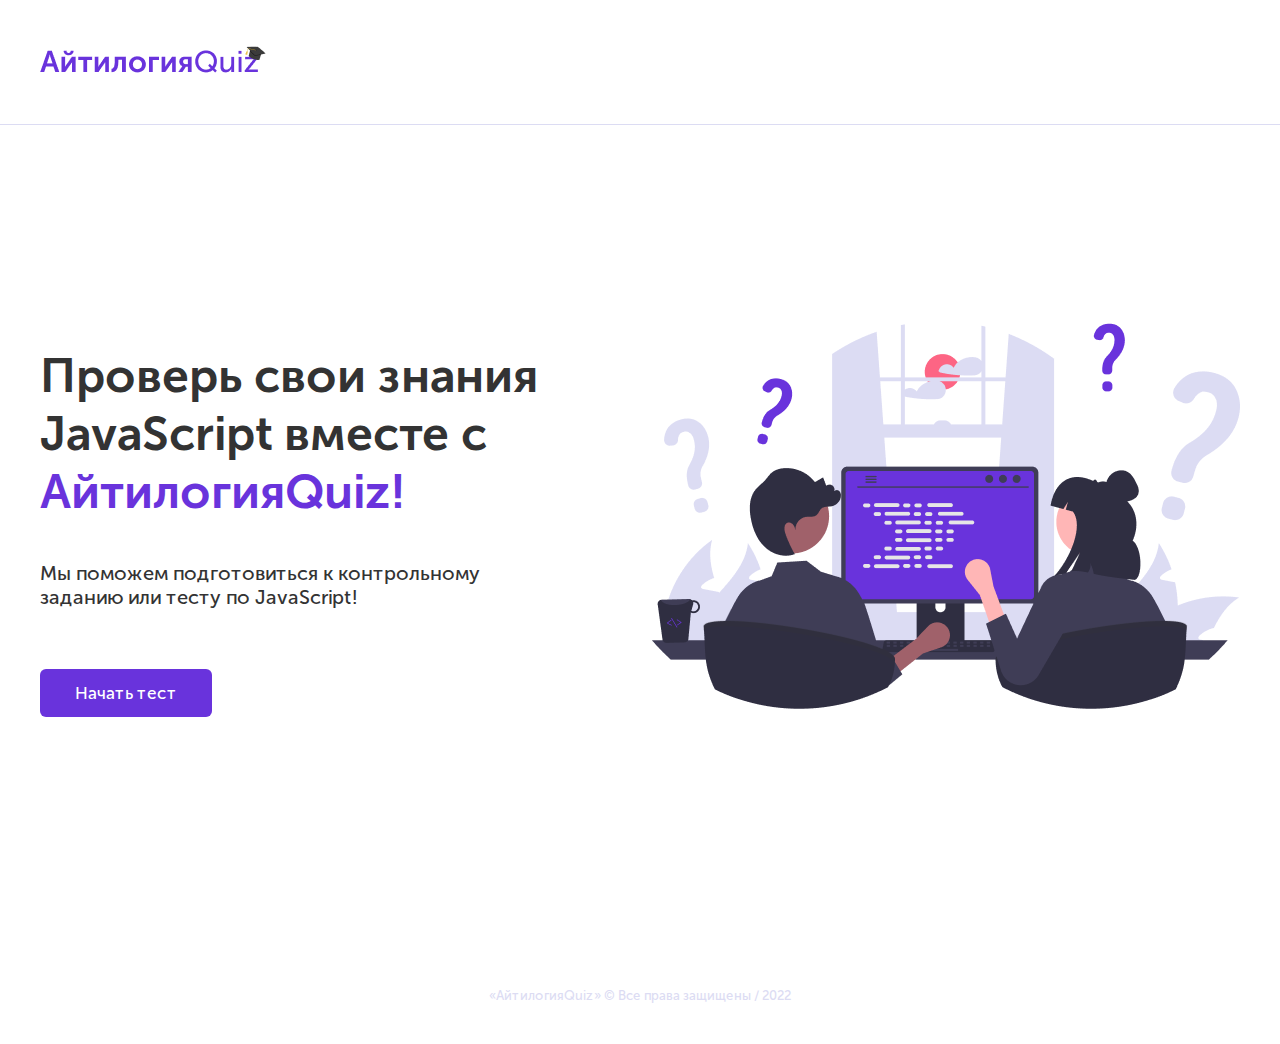
<file: index.html>
<!DOCTYPE html>
<html lang="en">
<head>
    <meta charset="UTF-8">
    <title>Айтилогия Quiz</title>
    <link rel="stylesheet" href="src/styles/common.css">
    <link rel="stylesheet" href="src/styles/style.css">
</head>
<body>

<header class="header">
    <div class="container">
        <div class="logo">
            <img src="images/Logo.png" alt="Логотип">
        </div>
    </div>
</header>

<section class="main">
    <div class="container">
        <div class="main-content">
            <h1 class="big-title common-title">Проверь свои знания JavaScript вместе с <span>АйтилогияQuiz!</span></h1>
            <div class="main-description">
                Мы поможем подготовиться к контрольному заданию или тесту по JavaScript!
            </div>
            <div class="main-button">
                <a href="form.html" class="button">Начать тест</a>
            </div>
        </div>
        <div class="main-image">
            <img src="images/main-image.png" alt="Главная картинка">
        </div>
    </div>
</section>

<footer class="footer">
    «АйтилогияQuiz» © Все права защищены / 2022
</footer>

<script src="scripts/common.js"></script>
</body>
</html>
</file>
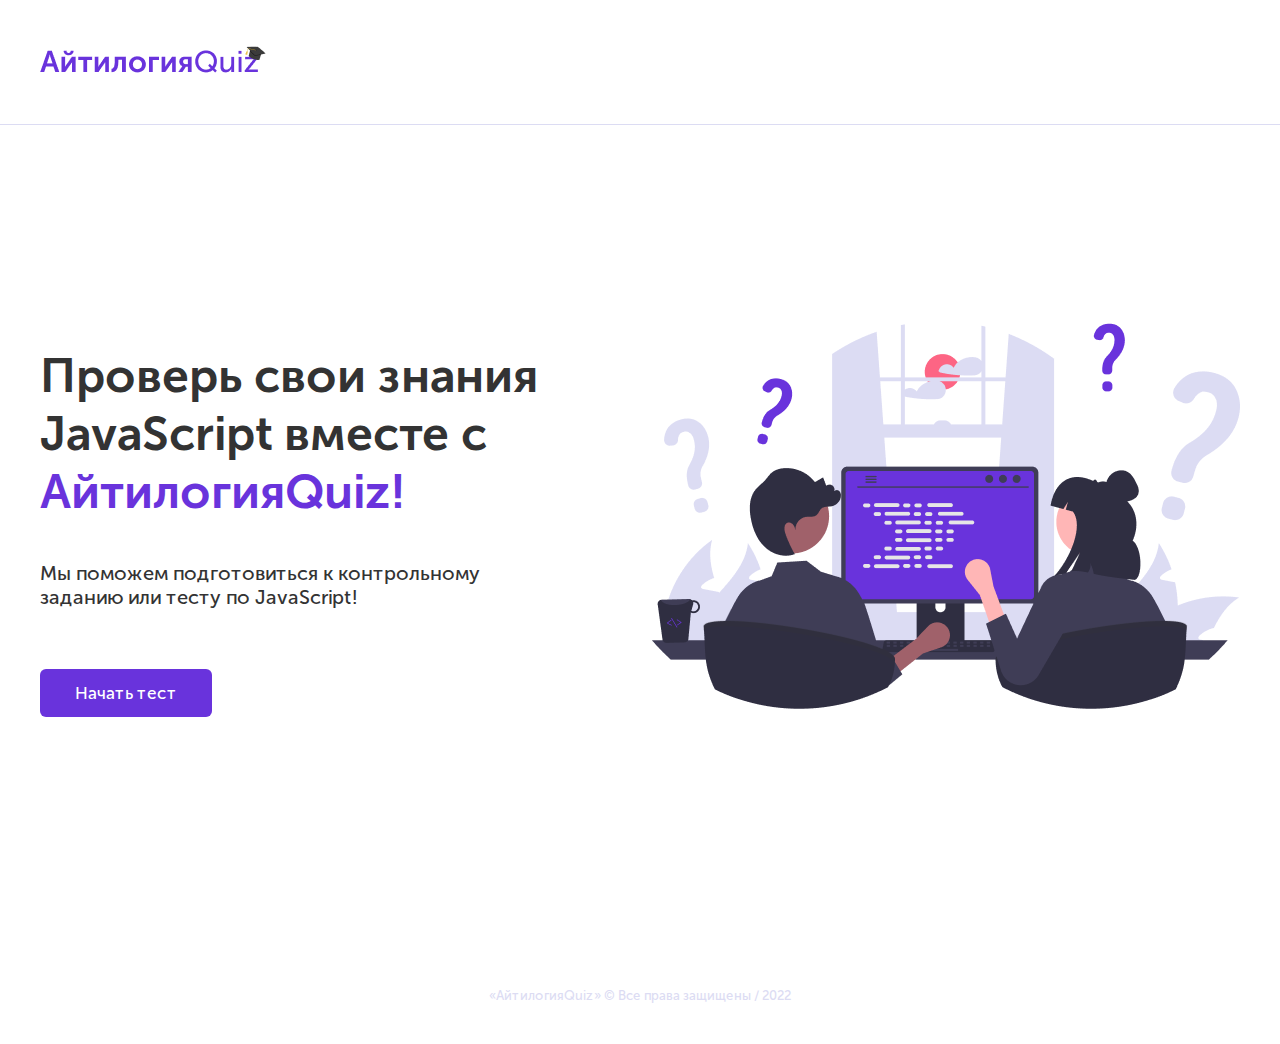
<file: choice.html>
<!DOCTYPE html>
<html lang="en">
<head>
    <meta charset="UTF-8">
    <title>Выбор</title>
    <link rel="stylesheet" href="src/styles/common.css">
    <link rel="stylesheet" href="src/styles/choice.css">
</head>
<body>
<header class="header">
    <div class="container">
        <div class="logo">
            <img src="images/Logo.png" alt="Логотип">
        </div>
    </div>
</header>

<section class="choice">
    <div class="container">
        <div class="choice-content">
            <h1 class="common-title choice-title">Выберите <span>тему теста</span></h1>
            <div class="choice-description">Чтобы начать тест, выберите одну из предложенных ниже тем.</div>
            <div class="choice-options" id="choice-options">
<!--                <div class="choice-option">-->
<!--                    <div class="choice-option-text">Тест №1. “JavaScript: Начальный уровень”</div>-->
<!--                    <div class="choice-option-arrow">-->
<!--                        <img src="images/arrow.png" alt="стрелка">-->
<!--                    </div>-->
<!--                </div>-->
<!--                <div class="choice-option">-->
<!--                    <div class="choice-option-text">Тест №2. “JavaScript: Продвинутый уровень”</div>-->
<!--                    <div class="choice-option-arrow">-->
<!--                        <img src="images/arrow.png" alt="стрелка">-->
<!--                    </div>-->
<!--                </div>-->
<!--                <div class="choice-option">-->
<!--                    <div class="choice-option-text">Тест №3. “JavaScript: Профессиональный уровень”</div>-->
<!--                    <div class="choice-option-arrow">-->
<!--                        <img src="images/arrow.png" alt="стрелка">-->
<!--                    </div>-->
<!--                </div>-->
            </div>
        </div>
        <div class="choice-image">
            <img src="images/choice-image.png" alt="Картинка теста">
        </div>
    </div>
</section>

<footer class="footer">
    «АйтилогияQuiz» © Все права защищены / 2022
</footer>

<script src="scripts/common.js"></script>
<script src="scripts/choice.js"></script>
</body>
</html>
</file>
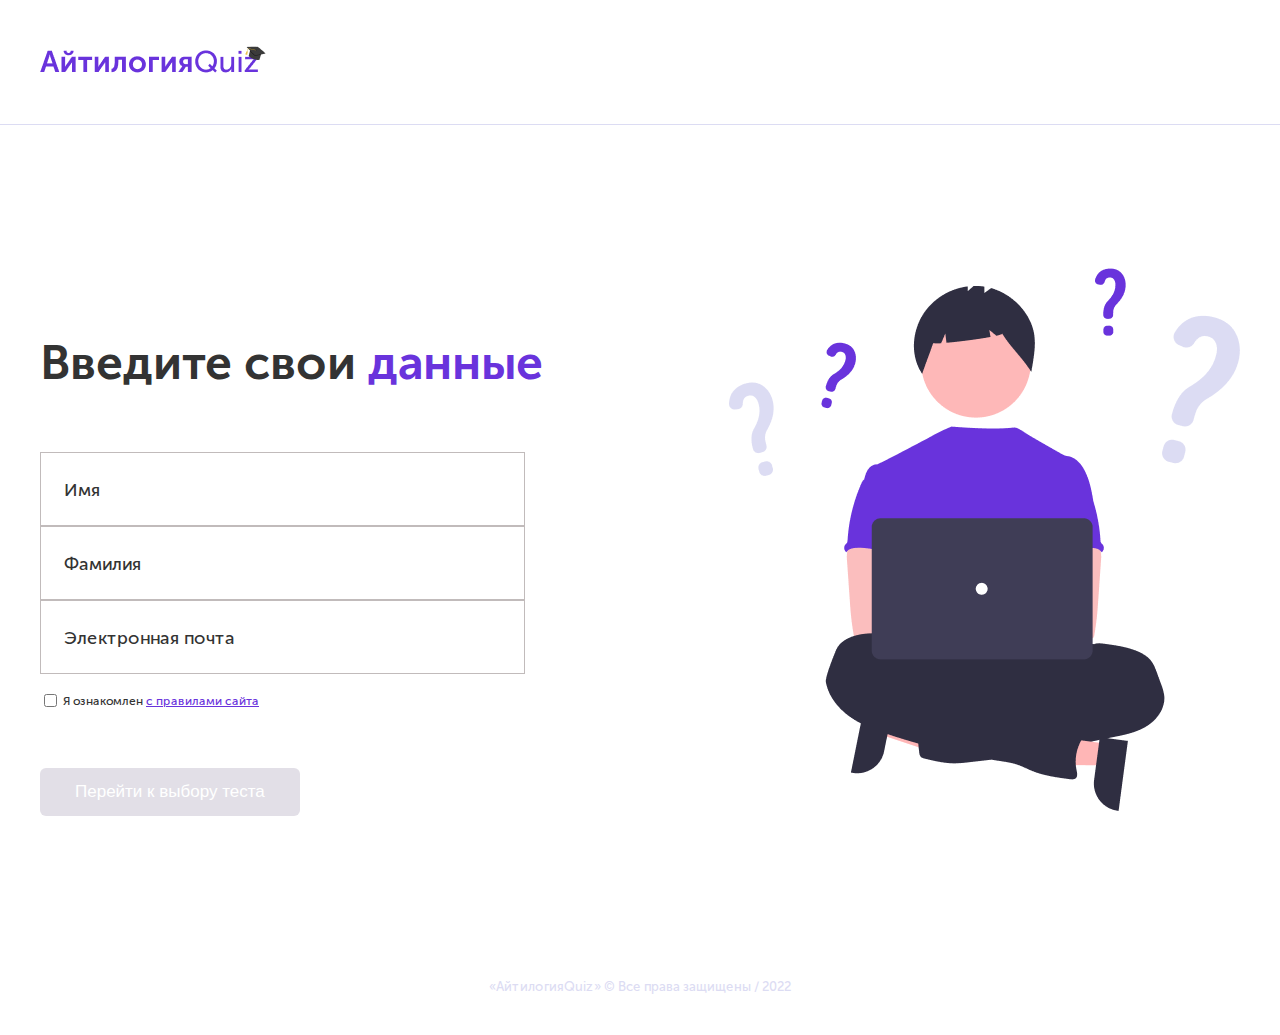
<file: form.html>
<!DOCTYPE html>
<html lang="en">
<head>
    <meta charset="UTF-8">
    <title>Форма</title>
    <link rel="stylesheet" href="src/styles/common.css">
    <link rel="stylesheet" href="src/styles/form.css">
</head>
<body>
<header class="header">
  <div class="container">
    <div class="logo">
      <img src="images/Logo.png" alt="Логотип">
    </div>
  </div>
</header>

<section class="form">
    <div class="container">
        <div class="form-content">
            <h1 class="form-title common-title">Введите свои <span>данные</span></h1>
            <div class="form-details">
                <div class="form-group">
                    <input type="text" class="form-input" id="name" required>
                    <label for="name" class="form-label">Имя</label>
                </div>
                <div class="form-group">
                    <input type="text" class="form-input" id="last-name" required>
                    <label for="last-name" class="form-label">Фамилия</label>
                </div>
                <div class="form-group">
                    <input type="text" class="form-input" id="email" required>
                    <label for="email" class="form-label">Электронная почта</label>
                </div>
                <div class="form-agree">
                    <input type="checkbox" id="agree" required>
                    <label for="agree">
                        Я ознакомлен <a href="#">с правилами сайта</a>
                    </label>
                </div>
            </div>
            <div class="form-button">
                <button class="button"  id="process" disabled>Перейти к выбору теста</button>
            </div>
        </div>
        <div class="form-image">
            <img src="images/form-image.png" alt="Персонаж">
        </div>
    </div>
</section>

<footer class="footer">
  «АйтилогияQuiz» © Все права защищены / 2022
</footer>

<script src="scripts/form.js"></script>
</body>
</html>
</file>
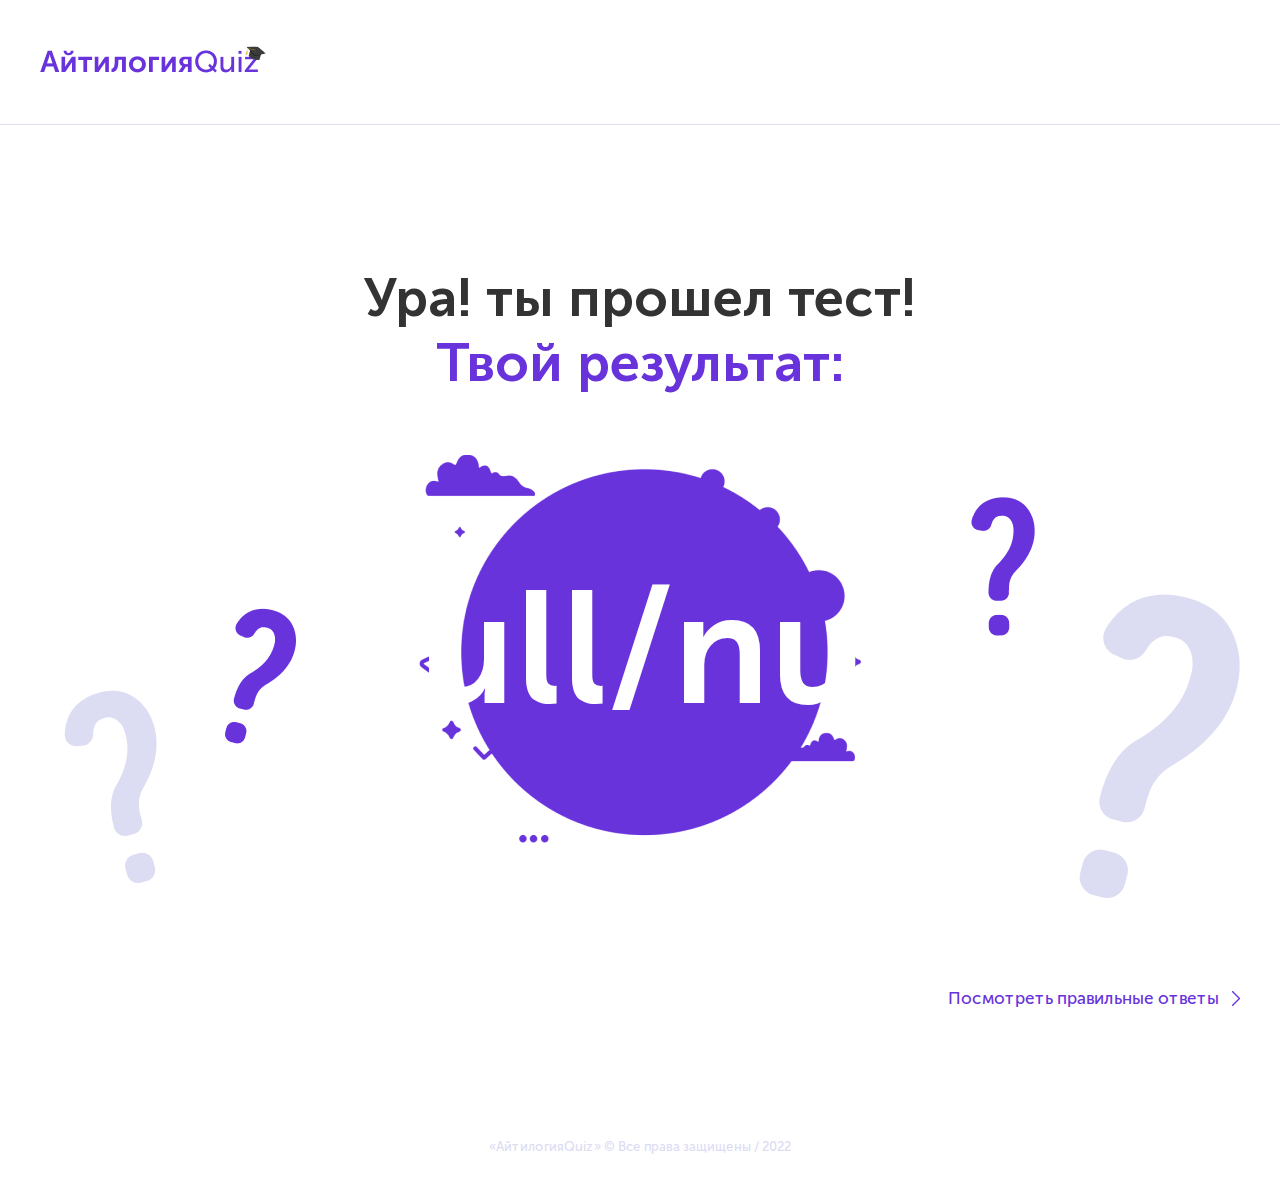
<file: result.html>
<!DOCTYPE html>
<html lang="en">
<head>
  <meta charset="UTF-8">
  <title>Результат</title>
  <link rel="stylesheet" href="src/styles/common.css">
  <link rel="stylesheet" href="src/styles/result.css">
</head>
<body>
<header class="header">
  <div class="container">
    <div class="logo">
      <img src="images/Logo.png" alt="Логотип">
    </div>
  </div>
</header>

<section class="result">
  <div class="container container-result">
    <div class="result-image">
      <img src="images/question-image.png" alt="Знаки вопросов">
    </div>
    <div class="result-title big-title">
      Ура! ты прошел тест! <span>Твой результат:</span>
    </div>
    <div class="result-score" id="result-score">
      4/5
    </div>
    <div class="check-result">
      <a href="#"  id="result-list">Посмотреть правильные ответы <img src="images/arrow-small.png" alt="Маленькая стрелочка"></a>
    </div>
  </div>
</section>

<footer class="footer">
  «АйтилогияQuiz» © Все права защищены / 2022
</footer>


<script src="scripts/result.js "></script>
</body>
</html>
</file>
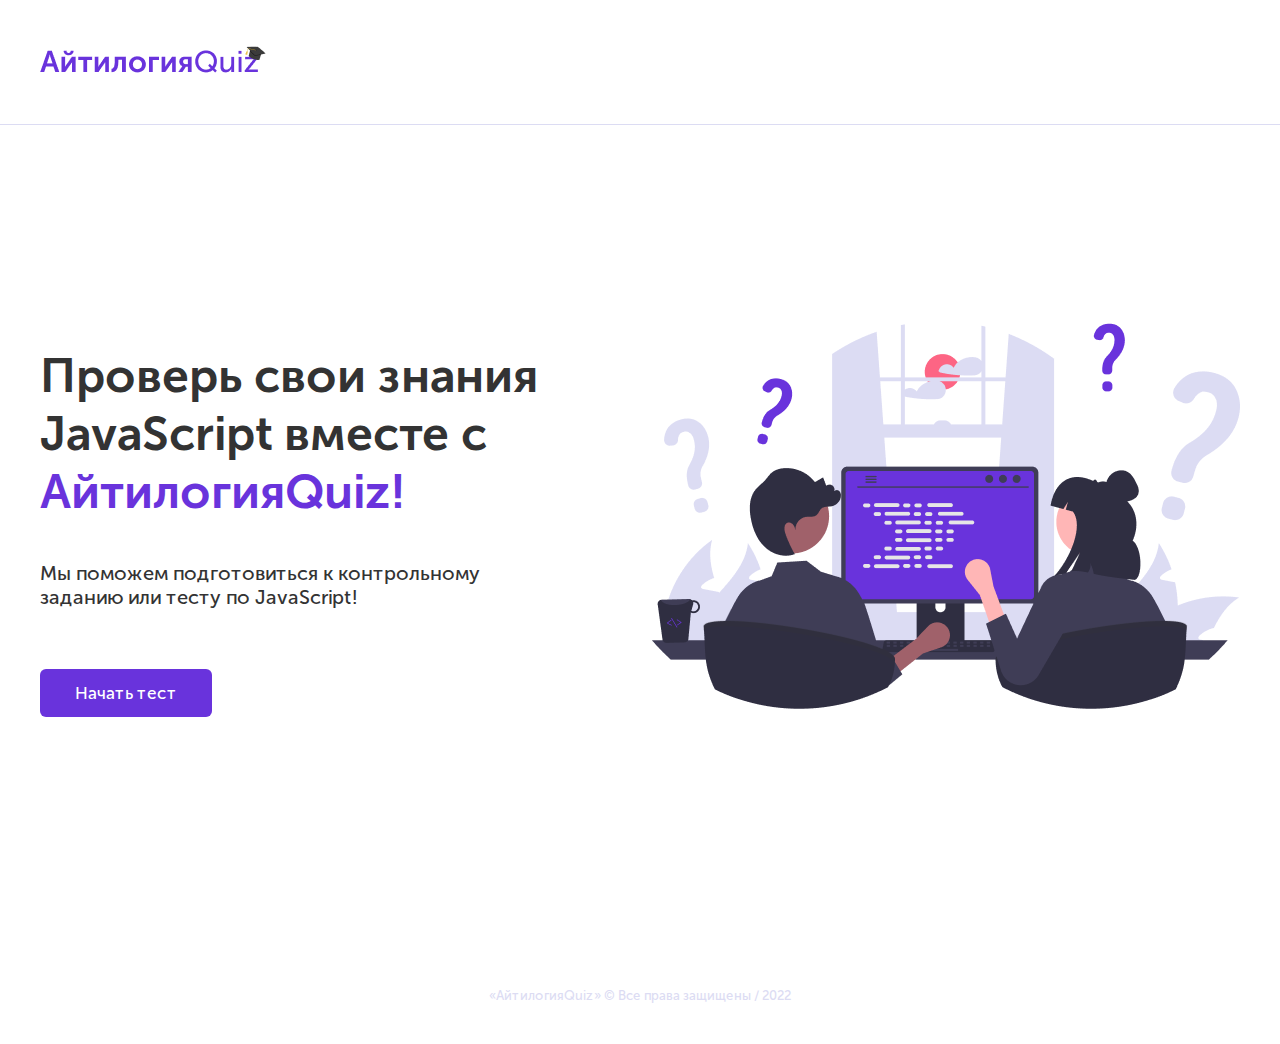
<file: test.html>
<!DOCTYPE html>
<html lang="en">
<head>
    <meta charset="UTF-8">
    <title>Решение теста</title>
    <link rel="stylesheet" href="src/styles/common.css">
    <link rel="stylesheet" href="src/styles/test.css">
</head>
<body>
<header class="header">
    <div class="container">
        <div class="logo">
            <img src="images/Logo.png" alt="Логотип">
        </div>
    </div>
</header>

<section class="test">
    <div class="container">
        <div class="test-pre-title" id="pre-title">
            Тест №1. “JavaScript: Начальный уровень”
        </div>
        <div class="test-progress-bar" id="progress-bar">
<!--            <div class="test-progress-bar-item complete">-->
<!--                <div class="test-progress-bar-item-circle"></div>-->
<!--                <div class="test-progress-bar-item-text">Вопрос 1</div>-->
<!--            </div>-->
<!--            <div class="test-progress-bar-item complete">-->
<!--                <div class="test-progress-bar-item-circle"></div>-->
<!--                <div class="test-progress-bar-item-text">Вопрос 2</div>-->
<!--            </div>-->
<!--            <div class="test-progress-bar-item complete">-->
<!--                <div class="test-progress-bar-item-circle"></div>-->
<!--                <div class="test-progress-bar-item-text">Вопрос 3</div>-->
<!--            </div>-->
<!--            <div class="test-progress-bar-item complete">-->
<!--                <div class="test-progress-bar-item-circle"></div>-->
<!--                <div class="test-progress-bar-item-text">Вопрос 4</div>-->
<!--            </div>-->
<!--            <div class="test-progress-bar-item complete">-->
<!--                <div class="test-progress-bar-item-circle"></div>-->
<!--                <div class="test-progress-bar-item-text">Вопрос 5</div>-->
<!--            </div>-->
        </div>
        <div class="test-question">
            <div class="test-question-title" id="title">
                <span>Вопрос 2:</span> Тут должен быть текст вопроса?
            </div>
            <div class="test-question-options" id="options">
<!--                <div class="test-question-option">-->
<!--                    <input type="radio" id="answer-one" name="answer">-->
<!--                    <label for="answer-one">Вариант ответа 1</label>-->
<!--                </div>-->
<!--                <div class="test-question-option">-->
<!--                    <input type="radio" id="answer-two" name="answer">-->
<!--                    <label for="answer-two">Вариант ответа 2</label>-->
<!--                </div>-->
<!--                <div class="test-question-option">-->
<!--                    <input type="radio" id="answer-three" name="answer">-->
<!--                    <label for="answer-three">Вариант ответа 3</label>-->
<!--                </div>-->
<!--                <div class="test-question-option">-->
<!--                    <input type="radio" id="answer-four" name="answer">-->
<!--                    <label for="answer-four">Вариант ответа 4</label>-->
<!--                </div>-->
            </div>
        </div>
        <div class="test-actions">
            <div class="test-previous-action">
                <button class="button button-transparent" disabled id="prev">Назад</button>
            </div>
            <div class="test-time">
                <div class="test-time-text">Осталось времени:</div>
                <div class="test-time-clock" id="timer">59</div>
            </div>

            <div class="test-next-action">
                <button class="button button-transparent" disabled id="next">Дальше</button>
            </div>
        </div>
        <div class="pass-question">
            <a href="javascript:void(0)" id="pass">Пропустить вопрос  <img src="images/arrow-small.png" alt="Маленькая стрелочка"></a>
        </div>
    </div>

</section>

<footer class="footer">
    «АйтилогияQuiz» © Все права защищены / 2022
</footer>


<script src="scripts/common.js"></script>
<script src="scripts/test.js"></script>
</body>
</html>
</file>
<file: src/styles/common.css>
body {
    margin: 0;
    font-family: "Museo Sans Cyrl", sans-serif;
    color: #333333;
    box-sizing: border-box;
}

a {
    color: #6933DC;
}

@font-face {
    src: url("../../fonts/ofont.ru_Museo Sans Cyrl 500.ttf");
    font-family: "Museo Sans Cyrl";
}

@font-face {
    src: url("../../fonts/ofont.ru_Museo Sans Cyrl 700.ttf");
    font-family: "Museo Sans Cyrl Bold";
}

.header {
    padding: 42px 0 40px;
    border-bottom: 1px solid #DCDCF3;
}

.container {
    max-width: 1200px;
    margin: 0 auto;
}

.big-title {
    font-family: "Museo Sans Cyrl Bold", sans-serif;
    font-size: 54px;
    line-height: 65px;
}

.big-title span {
    color: #6933DC;
}

.common-title {
    font-family: "Museo Sans Cyrl Bold", sans-serif;
    font-size: 48px;
    line-height: 58px;
    color: #333333;
}

.common-title span {
    color: #6933DC;
}

.button {
    padding: 14px 35px;
    background: #6933DC;
    border-radius: 6px;
    font-size: 17px;
    line-height: 20px;
    color: #FFFFFF;
    border: 0;
    cursor: pointer;
    transition: .4s;
    text-decoration: none;
}

a.button {
    display: inline-block;
}

.button-transparent {
    background: transparent;
    color: #6933DC;
    border: 1px solid #6933DC;
}

.button-transparent:hover {
    background: #6933DC;
    color: white;
}

.button:hover {
    background: #32098a;
}

.button:disabled {
    background-color: #e2dfe7;
    cursor: not-allowed;
}

.button-transparent:disabled {
    background: transparent;
    color: #e2dfe7;
    border: 1px solid #e2dfe7;
}

.footer {
    text-align: center;
    padding: 40px 0;
    font-size: 13px;
    line-height: 16px;
    color: #DCDCF3;
}
</file>
<file: src/styles/style.css>
.main {
    padding-top: 190px;
    padding-bottom: 231px;
}

.main .container {
    display: flex;
    align-items: center;
    justify-content: space-between;
}

.main-content {
    max-width: 588px;
}

.main-description {
    margin-top: 40px;
    font-size: 20px;
    line-height: 24px;
    max-width: 486px;
}

.main-button {
    margin-top: 60px;
}
</file>
<file: src/styles/choice.css>
.choice {
    padding-top: 180px;
    padding-bottom: 227px;
}

.choice .container {
    display: flex;
    align-items: center;
    justify-content: space-between;
}

.choice-content {
    width: 583px;
}

.choice-description {
    margin-top: 40px;
    font-size: 18px;
    line-height: 22px;
}

.choice-options {
    margin-top: 60px;
}

.choice-option {
    background: #FFFFFF;
    border: 1px solid #C1BBBB;
    font-size: 18px;
    line-height: 22px;
    padding: 26px 70px 26px 40px;
    position: relative;
    transition: .2s ease  all;
}

.choice-option:hover {
    font-family: "Museo Sans Cyrl Bold", sans-serif;
    border-left: 5px solid #6933DC;
    cursor: pointer;
    color: #6933DC;
}

.choice-option-arrow {
    position: absolute;
    right: 40px;
    top: 27px;
    display: none;
}

.choice-option:hover .choice-option-arrow {
    display: block;
}
</file>
<file: src/styles/form.css>
.form {
    padding-top: 140px;
    padding-bottom: 123px;

}
.form .container {
    display: flex;
    align-items: flex-end;
    justify-content: space-between;
}

.form-content {
    max-width: 504px;
}

.form-details {
    margin-top: 60px;
    max-width: 485px;
    box-sizing: border-box;
}

.form-agree {
    margin-top: 15px;
    font-size: 12px;
    line-height: 14px;
    color: #333333;
}

.form-agree input {
    position: relative;
    top: 2px;
}

.form-agree input,
.form-agree label {
    cursor: pointer;
}

.form-button {
    margin-top: 60px;
}

.form-group {
    background: #FFFFFF;
    border: 1px solid #C1BBBB;
    padding: 12px 23px 13px 23px;
    width: 485px;
    height: 74px;
    position: relative;
    transition: .2s ease all;
    box-sizing: border-box;
}

.form-input {
    border: 0;
    outline: 0;
    width: 100%;
    height: 100%;
    padding: 0;
    font-size: 18px;
    line-height: 22px;
    color: #6933DC;
    font-family: "Museo Sans Cyrl Bold", sans-serif;
}

.form-label {
    font-size: 18px;
    line-height: 22px;
    color: #333333;
    position: absolute;
    left: 23px;
    top: 26px;
    transition: .2s ease all;
}

.form-input:focus ~ .form-label,
.form-input:not(:focus):valid ~ .form-label {
    top: 12px;
}

.form-input:valid,
.form-input:focus {
    margin-top: 27px;
    height: auto;
}

.form-group:focus-within {
    border-left: 5px solid #6933DC;
}
</file>
<file: src/styles/result.css>
.result {
    padding-top: 140px;
    padding-bottom: 91px;
    text-align: center;
}

.result .container {
    display: flex;
    align-items: center;
    flex-direction: column;
    position: relative;
}

.result-image {
    position: absolute;
    top: 225px;
    z-index: -1;
}

.result-title {
    max-width: 588px;
    margin-bottom: 60px;
}

.result-score {
    background-image: url("../../images/result-image.png");
    background-size: cover;
    background-position: center;
    width: 480px;
    height: 388px;
    display: flex;
    align-items: center;
    justify-content: center;
    font-size: 158px;
    line-height: 190px;
    color: #FFFFFF;
    font-family: "Museo Sans Cyrl Bold", sans-serif;
}
.result .container .check-result {
    align-items: end;
    display: flex;
    justify-content: flex-end;
    margin-top: 165px;
    text-align: right;
    /* position: relative; */
}

.check-result a {
    font-size: 17px;
    line-height: 20px;
    color: #6933DC;
    text-decoration: none;
    display: flex;
    align-items: center;
    position: absolute;
    bottom: 0;
    right: 0;
}

.check-result a:hover {
    text-decoration: underline;
}

.check-result a img {
    margin-left: 13px;
}


/*.pass-question {*/
/*    display: flex;*/
/*    justify-content: flex-end;*/
/*    margin-top: 10px;*/
/*}*/

/*.pass-question a {*/
/*    font-size: 17px;*/
/*    line-height: 20px;*/
/*    color: #6933DC;*/
/*    text-decoration: none;*/
/*    display: flex;*/
/*    align-items: center;*/
/*}*/

/*.pass-question a:hover {*/
/*    text-decoration: underline;*/
/*}*/

/*.pass-question a img {*/
/*    margin-left: 13px;*/
/*}*/
</file>
<file: src/styles/test.css>
.test {
    padding-top: 20px;
    padding-bottom: 50px;
}

.test-pre-title {
    font-size: 20px;
    line-height: 24px;
    color: #DCDCF3;
}

.test-progress-bar {
    margin-top: 60px;
    margin-bottom: 80px;
    display: flex;
}

.test-question-title {
    font-family: "Museo Sans Cyrl Bold", sans-serif;
    font-size: 36px;
    line-height: 43px;
}

.test-question-title span {
    color: #6933DC;
}

.test-question-options {
    margin-top: 58px;
    min-height: 344px;
}

.test-question-option {
    font-size: 20px;
    line-height: 24px;
    margin-bottom: 20px;
    display: flex;
}

.test-question-option label {
    cursor: pointer;
}

.test-actions {
    display: flex;
    align-items: center;
    justify-content: space-between;
}

.test-time {
    display: flex;
    align-items: center;
}

.test-time-text {
    font-size: 17px;
    line-height: 20px;
    color: #6933DC;
    margin-right: 15px;
}

.test-time-clock {
    background-image: url("../../images/time.png");
    background-size: cover;
    background-position: center;
    width: 27px;
    height: 29px;
    font-size: 10px;
    text-align: center;
    line-height: 29px;
}

.pass-question {
    display: flex;
    justify-content: flex-end;
    margin-top: 10px;
}

.pass-question a {
    font-size: 17px;
    line-height: 20px;
    color: #6933DC;
    text-decoration: none;
    display: flex;
    align-items: center;
}

.pass-question a:hover {
    text-decoration: underline;
}

.pass-question a img {
    margin-left: 13px;
}

input[type="radio"] {
    appearance: none;
    -webkit-appearance: none;
    width: 20px;
    height: 20px;
    border: 3px solid #6933DC;
    border-radius: 50%;
    margin: 0 13px 0 0;
    transform: translateY(2px);

    display: grid;
    place-content: center;
}
input[type="radio"]::before {
    content: "";
    width: 10px;
    height: 10px;
    border-radius: 50%;
    box-shadow: inset 10px 10px #6933DC;
    transition: .2s ease transform;
    transform: scale(0);
}

input[type="radio"]:checked::before {
transform: scale(1);
}

.test-progress-bar-item {
    display: flex;
    flex-direction: column;
    align-items: center;
    position: relative;
}

.test-progress-bar-item:not(:first-child) {
    margin-left: 130px;
}

.test-progress-bar-item:not(:last-child):before {
    content: "'";
    z-index: -1;
    position: absolute;
    width: 184px;
    background: #DCDCF3;
    height: 6px;
    left: 28px;
    top: 10px;
}

.test-progress-bar-item.complete:not(:last-child):before {
    background: #6933DC;
}

.test-progress-bar-item-circle {
    width: 26px;
    height: 26px;
    background: #DCDCF3;
    border-radius: 50%;
}

.test-progress-bar-item-text {
    font-size: 13px;
    line-height: 16px;;
    margin-top: 10px;
}

.test-progress-bar-item.complete .test-progress-bar-item-circle,
.test-progress-bar-item.active .test-progress-bar-item-circle{
    background: #6933DC;
}

.test-progress-bar-item.active::after {
    content: "";
    border-radius: 50%;
    position: absolute;
    z-index: 1;
    width: 14px;
    height: 14px;
    background: #DCDCF3;
    top: 6px;
}
</file>
